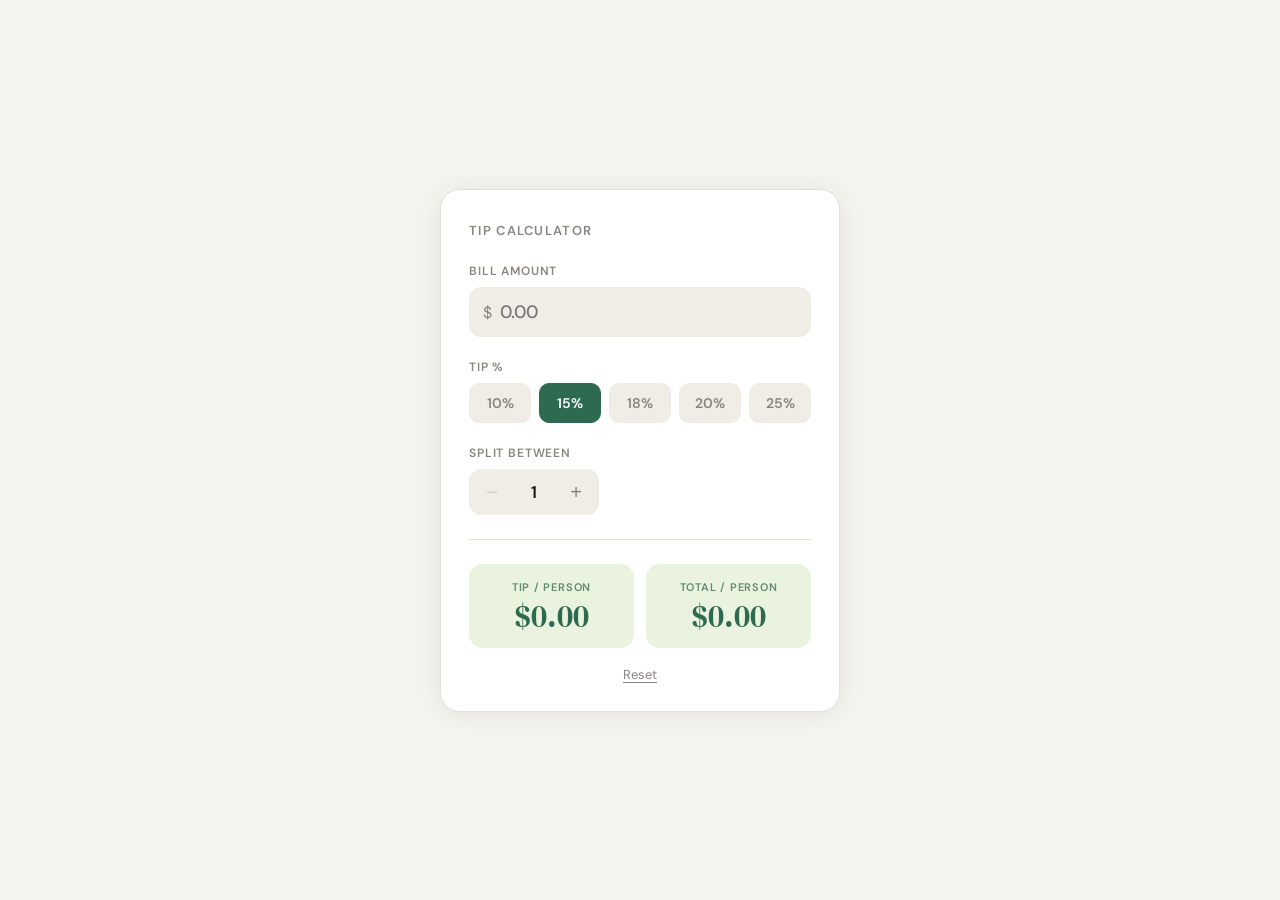
<file: tip-calculator.html>
<!DOCTYPE html>
<html lang="en">
<head>
  <meta charset="UTF-8" />
  <meta name="viewport" content="width=device-width, initial-scale=1.0" />
  <title>Tip Calculator</title>

  <!-- =============================================
    FONTS
    We import two fonts from Google Fonts:
    - "DM Serif Display" for the big result numbers (elegant, distinctive)
    - "DM Sans" for all other text (clean and readable)
  ============================================= -->
  <link rel="preconnect" href="https://fonts.googleapis.com">
  <link href="https://fonts.googleapis.com/css2?family=DM+Sans:wght@400;500;600&family=DM+Serif+Display&display=swap" rel="stylesheet">

  <style>
    /* =============================================
      CSS VARIABLES (the "settings" of our design)
      We define colors once here, then reuse them
      everywhere. Changing one value updates the
      whole page — that's the power of variables.
      We have two sets: one for light mode, one
      for dark mode (auto-detected from the OS).
    ============================================= */
    :root {
      --bg:          #F5F3EE;
      --card-bg:     #FFFFFF;
      --text:        #1A1916;
      --text-muted:  #888580;
      --border:      #E4E1D9;
      --accent:      #2D6A4F;
      --accent-text: #FFFFFF;
      --accent-soft: #EAF3DE;
      --result:      #2D6A4F;
      --btn-bg:      #F0EDE6;
      --btn-hover:   #E4E1D9;
      --shadow:      0 2px 24px rgba(0,0,0,0.07);
    }

    @media (prefers-color-scheme: dark) {
      :root {
        --bg:          #141412;
        --card-bg:     #1E1D1A;
        --text:        #F0EDE6;
        --text-muted:  #7A7770;
        --border:      #2E2D29;
        --accent:      #52B788;
        --accent-text: #0D2B1F;
        --accent-soft: #17332A;
        --result:      #52B788;
        --btn-bg:      #2A2925;
        --btn-hover:   #333128;
        --shadow:      0 2px 24px rgba(0,0,0,0.3);
      }
    }

    /* =============================================
      RESET & BASE STYLES
      We clear browser defaults (margins, padding,
      box-sizing) so our layout behaves predictably
      across all browsers.
    ============================================= */
    *, *::before, *::after {
      box-sizing: border-box;
      margin: 0;
      padding: 0;
    }

    body {
      font-family: 'DM Sans', sans-serif;
      background: var(--bg);
      color: var(--text);
      min-height: 100vh;
      display: flex;
      align-items: center;
      justify-content: center;
      padding: 24px 16px;
    }

    /* =============================================
      CARD
      The centered white container that holds
      everything. max-width keeps it from getting
      too wide on desktop; width: 100% makes it
      fill the screen on mobile.
    ============================================= */
    .card {
      background: var(--card-bg);
      border-radius: 20px;
      padding: 32px 28px 28px;
      width: 100%;
      max-width: 400px;
      box-shadow: var(--shadow);
      border: 1px solid var(--border);
    }

    .card-title {
      font-size: 13px;
      font-weight: 600;
      letter-spacing: 0.1em;
      text-transform: uppercase;
      color: var(--text-muted);
      margin-bottom: 24px;
    }

    /* =============================================
      FORM SECTIONS
      Each "section" is a labeled group: a label
      on top, then the input or buttons below.
      margin-bottom spaces them vertically.
    ============================================= */
    .section {
      margin-bottom: 22px;
    }

    .section-label {
      font-size: 12px;
      font-weight: 600;
      letter-spacing: 0.07em;
      text-transform: uppercase;
      color: var(--text-muted);
      margin-bottom: 8px;
      display: block;
    }

    /* =============================================
      BILL INPUT
      The main text input for the bill amount.
      We use a wrapper div to position the "$"
      symbol inside the input visually.
    ============================================= */
    .input-wrap {
      position: relative;
    }

    .input-prefix {
      position: absolute;
      left: 14px;
      top: 50%;
      transform: translateY(-50%);
      font-size: 16px;
      color: var(--text-muted);
      pointer-events: none;
    }

    .bill-input {
      width: 100%;
      background: var(--btn-bg);
      border: 1.5px solid transparent;
      border-radius: 12px;
      padding: 12px 14px 12px 30px;
      font-family: 'DM Sans', sans-serif;
      font-size: 18px;
      font-weight: 500;
      color: var(--text);
      outline: none;
      transition: border-color 0.15s;
      -moz-appearance: textfield;
    }

    .bill-input::-webkit-outer-spin-button,
    .bill-input::-webkit-inner-spin-button { -webkit-appearance: none; }

    .bill-input:focus {
      border-color: var(--accent);
    }

    /* =============================================
      TIP BUTTONS
      A row of buttons for quick tip selection.
      We use CSS Grid so they space out evenly.
      The "active" class is added by JavaScript
      when a button is clicked.
    ============================================= */
    .tip-grid {
      display: grid;
      grid-template-columns: repeat(5, 1fr);
      gap: 8px;
    }

    .tip-btn {
      background: var(--btn-bg);
      border: 1.5px solid transparent;
      border-radius: 10px;
      padding: 10px 4px;
      font-family: 'DM Sans', sans-serif;
      font-size: 14px;
      font-weight: 600;
      color: var(--text-muted);
      cursor: pointer;
      transition: background 0.12s, color 0.12s, border-color 0.12s, transform 0.1s;
    }

    .tip-btn:hover {
      background: var(--btn-hover);
      color: var(--text);
    }

    .tip-btn.active {
      background: var(--accent);
      color: var(--accent-text);
      border-color: var(--accent);
    }

    .tip-btn:active {
      transform: scale(0.95);
    }

    /* =============================================
      PEOPLE COUNTER
      A +/- stepper for splitting the bill.
      We use flexbox to lay out the minus button,
      the number, and the plus button in a row.
    ============================================= */
    .stepper {
      display: flex;
      align-items: center;
      gap: 0;
      background: var(--btn-bg);
      border-radius: 12px;
      overflow: hidden;
      width: fit-content;
    }

    .step-btn {
      background: transparent;
      border: none;
      width: 46px;
      height: 46px;
      font-size: 20px;
      font-weight: 400;
      color: var(--text-muted);
      cursor: pointer;
      transition: background 0.12s, color 0.12s;
      line-height: 1;
    }

    .step-btn:hover {
      background: var(--btn-hover);
      color: var(--text);
    }

    .step-btn:disabled {
      opacity: 0.3;
      cursor: not-allowed;
    }

    .step-count {
      font-size: 17px;
      font-weight: 600;
      min-width: 38px;
      text-align: center;
      color: var(--text);
    }

    /* =============================================
      DIVIDER
      A thin horizontal line to separate the inputs
      from the results section below.
    ============================================= */
    .divider {
      border: none;
      border-top: 1px solid var(--border);
      margin: 24px 0;
    }

    /* =============================================
      RESULTS
      The two big numbers at the bottom.
      We use "DM Serif Display" here — a more
      elegant font — to make the results feel
      special and easy to scan at a glance.
    ============================================= */
    .results {
      display: grid;
      grid-template-columns: 1fr 1fr;
      gap: 12px;
    }

    .result-box {
      background: var(--accent-soft);
      border-radius: 14px;
      padding: 16px;
      text-align: center;
    }

    .result-label {
      font-size: 11px;
      font-weight: 600;
      letter-spacing: 0.07em;
      text-transform: uppercase;
      color: var(--result);
      opacity: 0.75;
      margin-bottom: 6px;
      display: block;
    }

    .result-value {
      font-family: 'DM Serif Display', serif;
      font-size: 32px;
      color: var(--result);
      line-height: 1;
      display: block;
      transition: transform 0.12s;
    }

    .result-value.bump {
      transform: scale(1.06);
    }

    /* =============================================
      RESET BUTTON
      A small link-style button to clear the form.
    ============================================= */
    .reset-btn {
      display: block;
      margin: 18px auto 0;
      background: none;
      border: none;
      font-family: 'DM Sans', sans-serif;
      font-size: 13px;
      color: var(--text-muted);
      cursor: pointer;
      text-decoration: underline;
      text-underline-offset: 3px;
      transition: color 0.12s;
    }

    .reset-btn:hover {
      color: var(--text);
    }
  </style>
</head>
<body>

  <!-- =============================================
    HTML STRUCTURE
    This is the visible skeleton of our app.
    Every element here corresponds to something
    the user sees or interacts with.
  ============================================= -->
  <div class="card">
    <p class="card-title">Tip Calculator</p>

    <!-- Bill Amount -->
    <div class="section">
      <label class="section-label" for="bill">Bill Amount</label>
      <div class="input-wrap">
        <span class="input-prefix">$</span>
        <input
          class="bill-input"
          type="number"
          id="bill"
          placeholder="0.00"
          min="0"
          step="0.01"
        />
      </div>
    </div>

    <!-- Tip Percentage -->
    <div class="section">
      <span class="section-label">Tip %</span>
      <div class="tip-grid">
        <button class="tip-btn" data-tip="10">10%</button>
        <button class="tip-btn active" data-tip="15">15%</button>
        <button class="tip-btn" data-tip="18">18%</button>
        <button class="tip-btn" data-tip="20">20%</button>
        <button class="tip-btn" data-tip="25">25%</button>
      </div>
    </div>

    <!-- Number of People -->
    <div class="section">
      <span class="section-label">Split Between</span>
      <div class="stepper">
        <button class="step-btn" id="minus" aria-label="Remove person">−</button>
        <span class="step-count" id="people-count">1</span>
        <button class="step-btn" id="plus" aria-label="Add person">+</button>
      </div>
    </div>

    <hr class="divider" />

    <!-- Results -->
    <div class="results">
      <div class="result-box">
        <span class="result-label">Tip / Person</span>
        <span class="result-value" id="tip-per-person">$0.00</span>
      </div>
      <div class="result-box">
        <span class="result-label">Total / Person</span>
        <span class="result-value" id="total-per-person">$0.00</span>
      </div>
    </div>

    <button class="reset-btn" id="reset">Reset</button>
  </div>

  <script>
    /* =============================================
      JAVASCRIPT — STATE
      "State" just means: the current values our
      app is working with. We store them in these
      three variables. When any of them change,
      we recalculate and update the display.
    ============================================= */
    let bill   = 0;      // the bill amount in dollars
    let tipPct = 15;     // selected tip percentage (default: 15%)
    let people = 1;      // number of people splitting

    /* =============================================
      GRABBING ELEMENTS
      We grab references to the HTML elements we
      need to read from or write to. It's faster
      to store them in variables than to search
      for them every time.
    ============================================= */
    const billInput      = document.getElementById('bill');
    const tipButtons     = document.querySelectorAll('.tip-btn');
    const minusBtn       = document.getElementById('minus');
    const plusBtn        = document.getElementById('plus');
    const peopleDisplay  = document.getElementById('people-count');
    const tipResult      = document.getElementById('tip-per-person');
    const totalResult    = document.getElementById('total-per-person');
    const resetBtn       = document.getElementById('reset');

    /* =============================================
      CALCULATE & UPDATE
      This function runs every time something changes.
      It does the math and writes the results into
      the page. Keeping all logic in one function
      makes it easy to trigger from anywhere.
    ============================================= */
    function calculate() {
      const tipAmount   = bill * (tipPct / 100);
      const totalAmount = bill + tipAmount;

      const tipPerPerson   = people > 0 ? tipAmount   / people : 0;
      const totalPerPerson = people > 0 ? totalAmount / people : 0;

      // Format as currency and write to the page
      tipResult.textContent   = '$' + tipPerPerson.toFixed(2);
      totalResult.textContent = '$' + totalPerPerson.toFixed(2);

      // Small "bump" animation to draw the eye to the change
      [tipResult, totalResult].forEach(el => {
        el.classList.remove('bump');
        void el.offsetWidth; // force browser to register the removal
        el.classList.add('bump');
        setTimeout(() => el.classList.remove('bump'), 120);
      });

      // Disable minus if already at 1 person
      minusBtn.disabled = people <= 1;
    }

    /* =============================================
      EVENT LISTENERS — BILL INPUT
      "addEventListener" means: "watch this element,
      and when the event happens, run this function."
      'input' fires every time the value changes —
      so results update as you type, not just on blur.
    ============================================= */
    billInput.addEventListener('input', () => {
      bill = parseFloat(billInput.value) || 0;
      calculate();
    });

    /* =============================================
      EVENT LISTENERS — TIP BUTTONS
      We loop through all tip buttons. When one is
      clicked, we remove 'active' from all of them,
      then add it only to the one that was clicked.
      data-tip stores the number (e.g. "15") as an
      attribute we can read with dataset.tip.
    ============================================= */
    tipButtons.forEach(btn => {
      btn.addEventListener('click', () => {
        tipButtons.forEach(b => b.classList.remove('active'));
        btn.classList.add('active');
        tipPct = parseInt(btn.dataset.tip);
        calculate();
      });
    });

    /* =============================================
      EVENT LISTENERS — PEOPLE STEPPER
      Each button adjusts the 'people' variable up
      or down, then updates the display and recalculates.
    ============================================= */
    plusBtn.addEventListener('click', () => {
      people++;
      peopleDisplay.textContent = people;
      calculate();
    });

    minusBtn.addEventListener('click', () => {
      if (people > 1) {
        people--;
        peopleDisplay.textContent = people;
        calculate();
      }
    });

    /* =============================================
      RESET
      Clears everything back to defaults. We reset
      our state variables, clear the input field,
      restore the default tip button, and recalculate.
    ============================================= */
    resetBtn.addEventListener('click', () => {
      bill   = 0;
      tipPct = 15;
      people = 1;

      billInput.value          = '';
      peopleDisplay.textContent = '1';

      tipButtons.forEach(b => b.classList.remove('active'));
      document.querySelector('[data-tip="15"]').classList.add('active');

      calculate();
    });

    // Run once on load so the display starts at $0.00
    calculate();
  </script>

</body>
</html>
</file>
